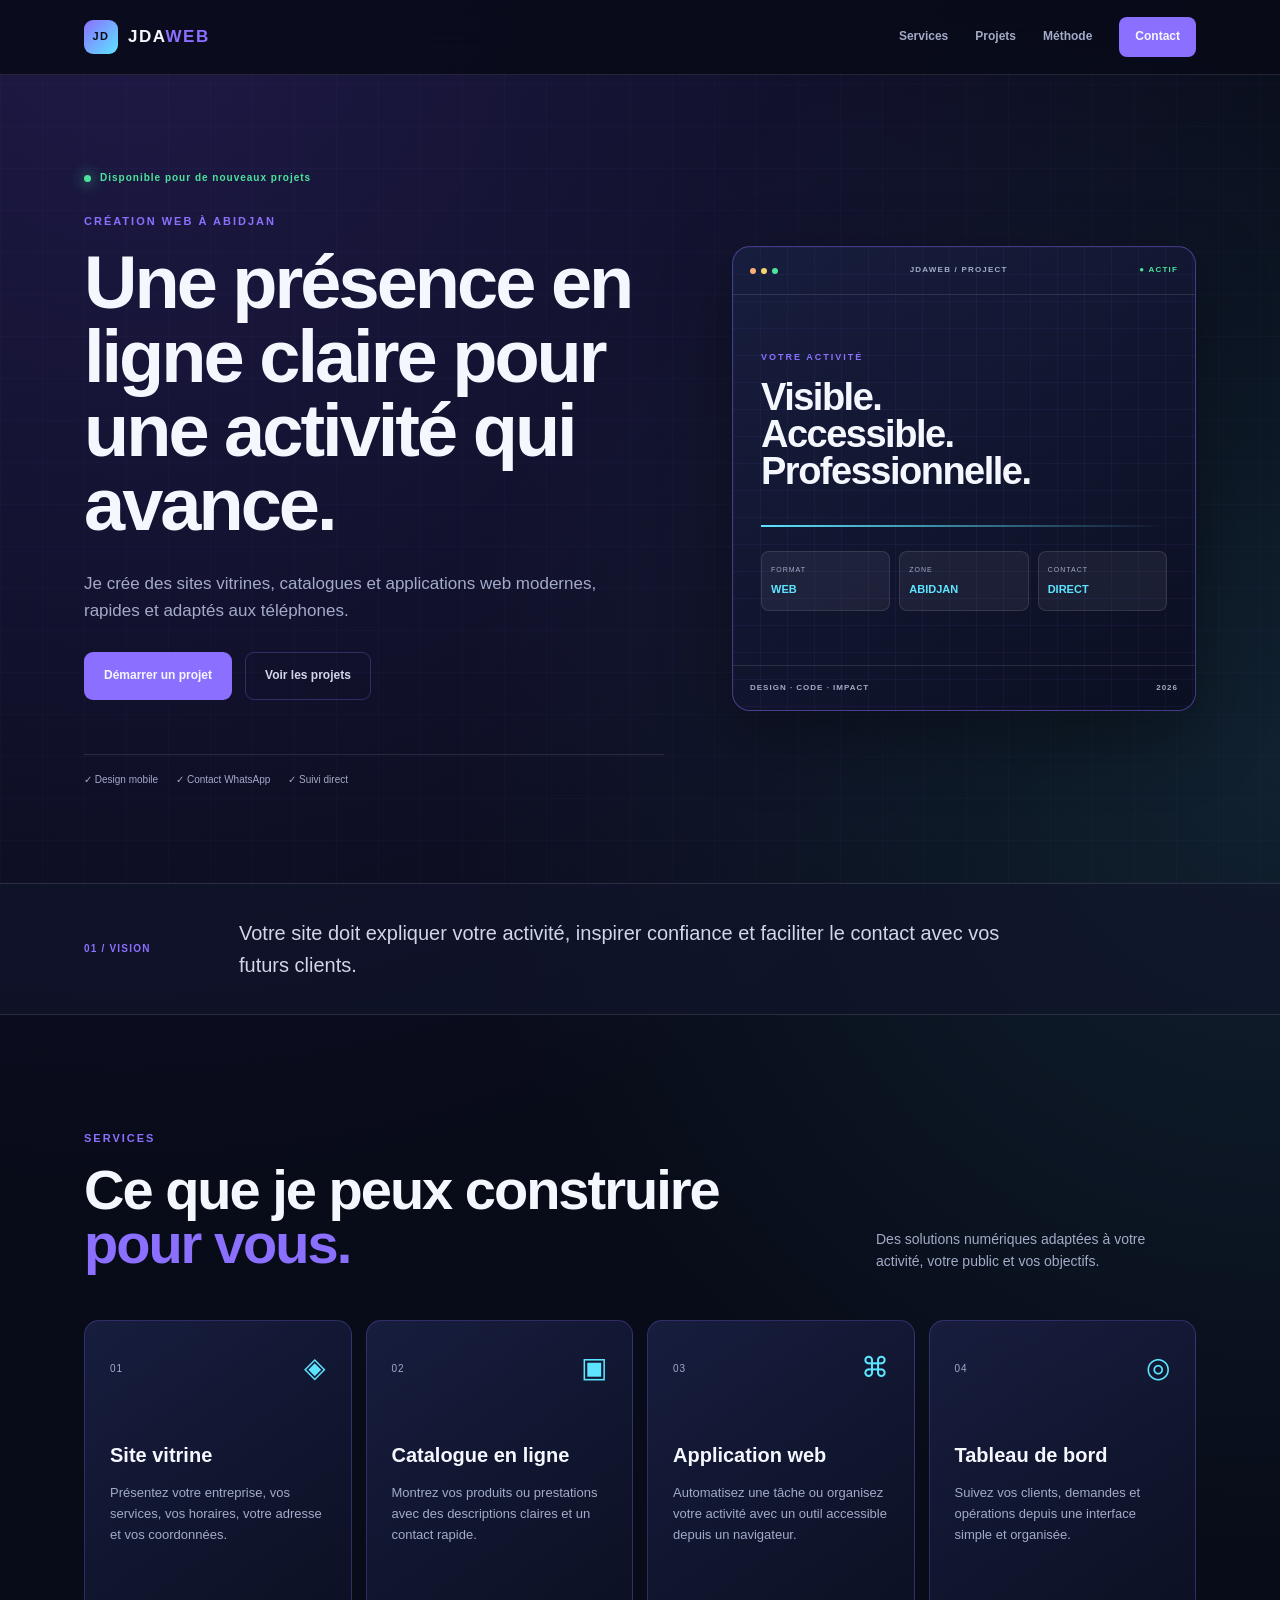
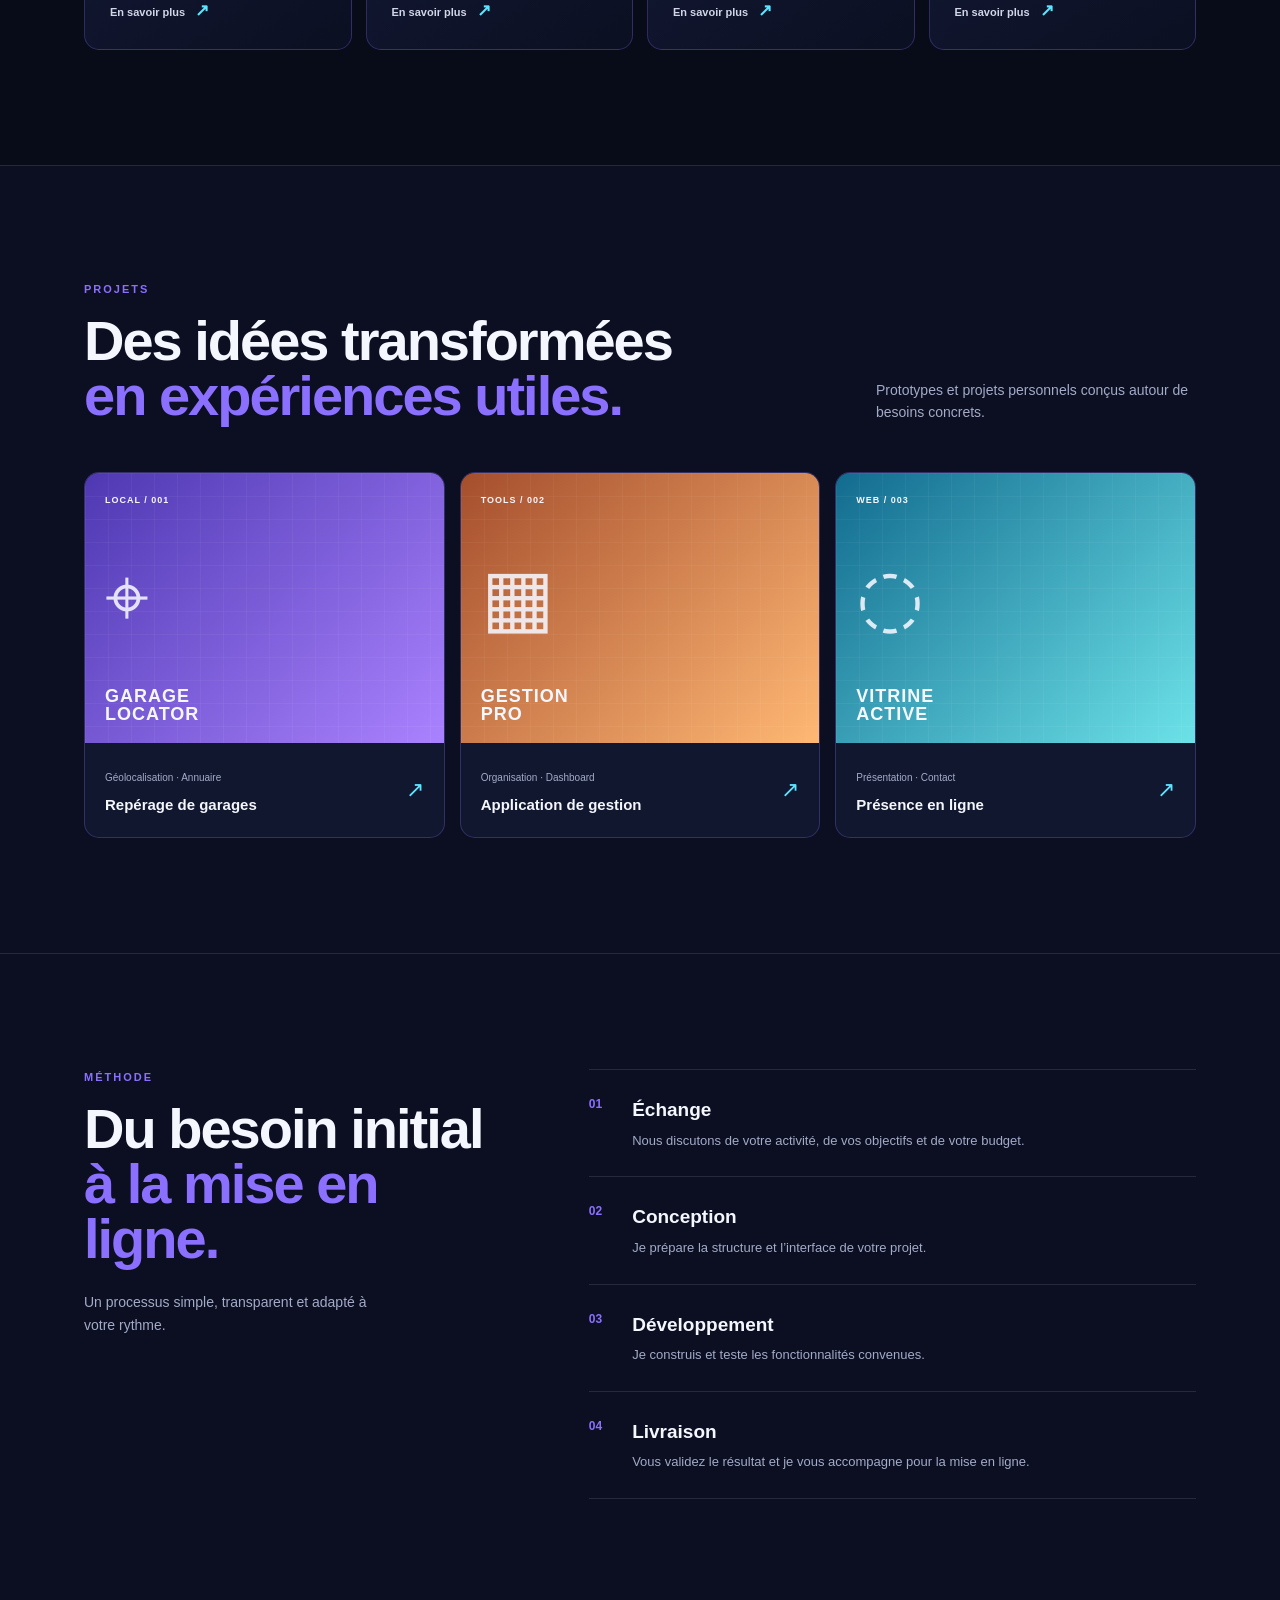
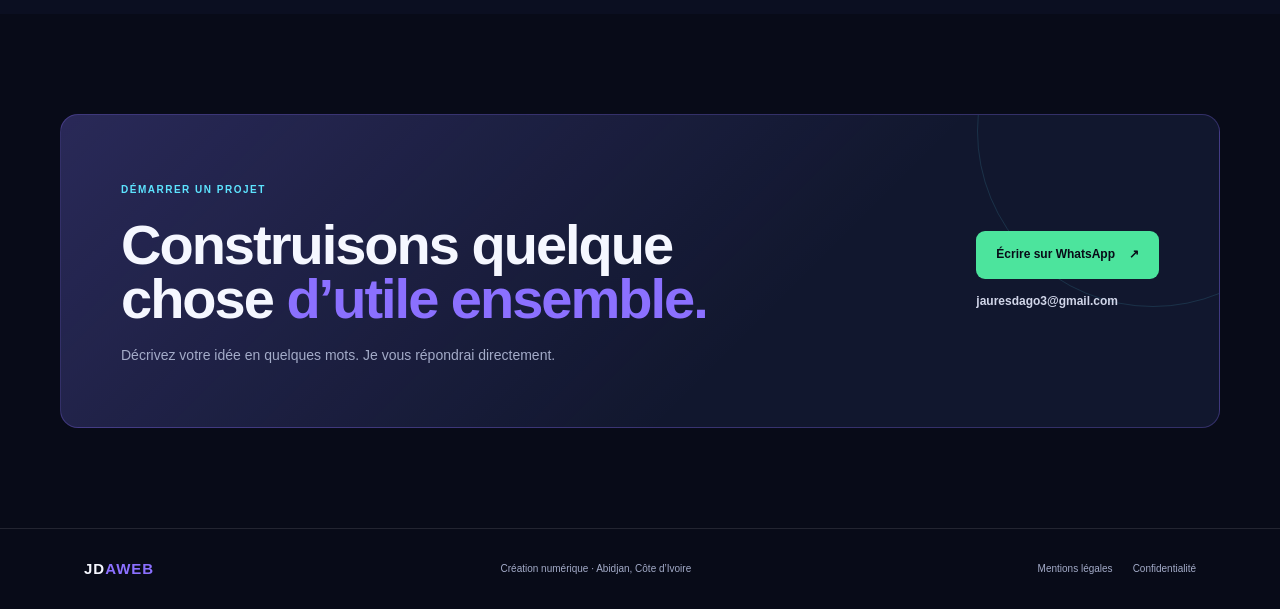
<file: index.html>
<!DOCTYPE html>
<html lang="fr">
<head>
  <meta charset="UTF-8">
  <meta name="viewport" content="width=device-width, initial-scale=1.0">

  <title>JDAWEB | Création de sites web à Abidjan</title>

  <meta
    name="description"
    content="JDAWEB crée des sites web, applications web et outils numériques à Abidjan."
  >

  <meta name="theme-color" content="#080b18">

  <style>
    :root {
      --bg: #080b18;
      --surface: #11172e;
      --surface-light: #19213f;
      --primary: #8b70ff;
      --primary-dark: #674bdd;
      --cyan: #5de4ff;
      --green: #4ce49d;
      --orange: #ffad73;
      --text: #f5f7ff;
      --muted: #a3abc8;
      --muted-light: #d1d6e9;
      --border: rgba(139, 112, 255, 0.28);
      --border-soft: rgba(255, 255, 255, 0.11);
      --shadow: 0 25px 70px rgba(0, 0, 0, 0.35);
    }

    * {
      box-sizing: border-box;
      margin: 0;
      padding: 0;
    }

    html {
      scroll-behavior: smooth;
    }

    body {
      background:
        radial-gradient(
          circle at 10% 0%,
          rgba(118, 82, 255, 0.2),
          transparent 30%
        ),
        radial-gradient(
          circle at 100% 20%,
          rgba(93, 228, 255, 0.1),
          transparent 25%
        ),
        var(--bg);
      color: var(--text);
      font-family: Arial, Helvetica, sans-serif;
      line-height: 1.6;
      overflow-x: hidden;
    }

    body::before {
      background-image:
        linear-gradient(
          rgba(139, 112, 255, 0.035) 1px,
          transparent 1px
        ),
        linear-gradient(
          90deg,
          rgba(139, 112, 255, 0.035) 1px,
          transparent 1px
        );
      background-size: 42px 42px;
      content: "";
      inset: 0;
      pointer-events: none;
      position: fixed;
      z-index: -1;
    }

    a {
      color: inherit;
      text-decoration: none;
    }

    button,
    a {
      -webkit-tap-highlight-color: transparent;
    }

    button:focus-visible,
    a:focus-visible {
      outline: 2px solid var(--cyan);
      outline-offset: 4px;
    }

    .container {
      margin: 0 auto;
      max-width: 1160px;
      padding-left: 24px;
      padding-right: 24px;
    }

    .site-header {
      background: rgba(8, 11, 24, 0.88);
      border-bottom: 1px solid var(--border-soft);
      backdrop-filter: blur(18px);
      position: sticky;
      top: 0;
      z-index: 100;
    }

    .navbar {
      align-items: center;
      display: flex;
      justify-content: space-between;
      min-height: 74px;
    }

    .brand {
      align-items: center;
      display: flex;
      font-size: 17px;
      font-weight: 900;
      gap: 10px;
      letter-spacing: 1.5px;
    }

    .brand-mark {
      align-items: center;
      background: linear-gradient(135deg, var(--primary), var(--cyan));
      border-radius: 9px;
      color: var(--bg);
      display: flex;
      font-size: 11px;
      height: 34px;
      justify-content: center;
      width: 34px;
    }

    .brand-accent,
    .footer-brand span {
      color: var(--primary);
    }

    .nav-links {
      align-items: center;
      display: flex;
      gap: 27px;
    }

    .nav-links a {
      color: var(--muted);
      font-size: 12px;
      font-weight: 700;
      transition: 0.2s ease;
    }

    .nav-links a:hover {
      color: var(--cyan);
    }

    .nav-button {
      background: var(--primary);
      border-radius: 8px;
      color: var(--text) !important;
      padding: 10px 16px;
    }

    .menu-toggle {
      background: transparent;
      border: 0;
      color: var(--text);
      cursor: pointer;
      display: none;
      font-size: 25px;
      padding: 8px;
    }

    .hero {
      align-items: center;
      display: grid;
      gap: 68px;
      grid-template-columns: minmax(0, 1fr) minmax(360px, 0.8fr);
      min-height: 700px;
      padding-bottom: 95px;
      padding-top: 95px;
    }

    .availability {
      align-items: center;
      color: var(--green);
      display: flex;
      font-size: 10px;
      font-weight: 800;
      gap: 9px;
      letter-spacing: 1px;
      margin-bottom: 27px;
    }

    .availability span {
      background: var(--green);
      border-radius: 50%;
      box-shadow: 0 0 14px var(--green);
      height: 7px;
      width: 7px;
    }

    .eyebrow {
      color: var(--primary);
      font-size: 11px;
      font-weight: 800;
      letter-spacing: 2px;
      margin-bottom: 15px;
      text-transform: uppercase;
    }

    .hero h1 {
      color: var(--text);
      font-size: clamp(42px, 6vw, 74px);
      letter-spacing: -3px;
      line-height: 1;
      max-width: 720px;
    }

    .hero-description {
      color: var(--muted);
      font-size: 17px;
      margin: 28px 0;
      max-width: 570px;
    }

    .hero-buttons,
    .hero-points,
    .contact-actions {
      display: flex;
      flex-wrap: wrap;
      gap: 13px;
    }

    .button {
      align-items: center;
      border: 1px solid transparent;
      border-radius: 9px;
      display: inline-flex;
      font-size: 12px;
      font-weight: 800;
      gap: 14px;
      justify-content: center;
      min-height: 48px;
      padding: 13px 19px;
      transition: 0.25s ease;
    }

    .button-primary {
      background: var(--primary);
      color: var(--text);
    }

    .button-primary:hover {
      background: var(--primary-dark);
      box-shadow: 0 0 25px rgba(139, 112, 255, 0.3);
      transform: translateY(-3px);
    }

    .button-outline {
      border-color: var(--border);
      color: var(--muted-light);
    }

    .button-outline:hover {
      border-color: var(--cyan);
      color: var(--cyan);
    }

    .hero-points {
      border-top: 1px solid var(--border-soft);
      color: var(--muted);
      font-size: 10px;
      gap: 18px;
      margin-top: 54px;
      padding-top: 17px;
    }

    .visual-card {
      background:
        linear-gradient(rgba(139, 112, 255, 0.06) 1px, transparent 1px),
        linear-gradient(90deg, rgba(139, 112, 255, 0.06) 1px, transparent 1px),
        linear-gradient(145deg, #171d3d, #0b0f22);
      background-size: 27px 27px, 27px 27px, auto;
      border: 1px solid rgba(139, 112, 255, 0.42);
      border-radius: 18px;
      box-shadow: var(--shadow);
      min-height: 465px;
      overflow: hidden;
      position: relative;
    }

    .visual-header,
    .visual-footer {
      align-items: center;
      display: flex;
      justify-content: space-between;
    }

    .visual-header {
      border-bottom: 1px solid var(--border-soft);
      color: var(--muted);
      font-size: 8px;
      font-weight: 800;
      letter-spacing: 1.2px;
      padding: 17px;
    }

    .visual-header strong {
      color: var(--green);
      font-size: 8px;
    }

    .visual-dots {
      display: flex;
      gap: 5px;
    }

    .visual-dots span {
      background: #70799b;
      border-radius: 50%;
      height: 6px;
      width: 6px;
    }

    .visual-dots span:first-child {
      background: var(--orange);
    }

    .visual-dots span:nth-child(2) {
      background: #f6d36a;
    }

    .visual-dots span:last-child {
      background: var(--green);
    }

    .visual-body {
      padding: 55px 28px 30px;
    }

    .visual-body > p {
      color: var(--primary);
      font-size: 9px;
      font-weight: 800;
      letter-spacing: 2px;
    }

    .visual-body h2 {
      color: var(--text);
      font-size: 38px;
      letter-spacing: -1.5px;
      line-height: 0.98;
      margin-top: 14px;
    }

    .visual-line {
      background: linear-gradient(90deg, var(--cyan), transparent);
      height: 2px;
      margin: 35px 0 24px;
    }

    .visual-stats {
      display: grid;
      gap: 9px;
      grid-template-columns: repeat(3, 1fr);
    }

    .visual-stats div {
      background: rgba(255, 255, 255, 0.055);
      border: 1px solid var(--border-soft);
      border-radius: 8px;
      padding: 12px 9px;
    }

    .visual-stats small {
      color: var(--muted);
      display: block;
      font-size: 7px;
      letter-spacing: 1px;
    }

    .visual-stats strong {
      color: var(--cyan);
      display: block;
      font-size: 11px;
      margin-top: 5px;
    }

    .visual-footer {
      border-top: 1px solid var(--border-soft);
      bottom: 0;
      color: var(--muted);
      font-size: 8px;
      font-weight: 800;
      left: 0;
      letter-spacing: 1px;
      padding: 16px 17px;
      position: absolute;
      right: 0;
    }

    .statement {
      background: rgba(17, 22, 45, 0.66);
      border-bottom: 1px solid var(--border-soft);
      border-top: 1px solid var(--border-soft);
    }

    .statement-content {
      align-items: center;
      display: grid;
      gap: 35px;
      grid-template-columns: 120px 1fr;
      min-height: 130px;
    }

    .section-index {
      color: var(--primary);
      font-size: 10px;
      font-weight: 800;
      letter-spacing: 1.2px;
    }

    .statement p {
      color: var(--muted-light);
      font-size: 20px;
      max-width: 780px;
    }

    .section {
      padding-bottom: 115px;
      padding-top: 115px;
    }

    .section-top {
      align-items: flex-end;
      display: flex;
      gap: 50px;
      justify-content: space-between;
      margin-bottom: 48px;
    }

    .section-top h2,
    .process-intro h2,
    .contact-box h2 {
      color: var(--text);
      font-size: clamp(35px, 5vw, 56px);
      letter-spacing: -2px;
      line-height: 0.98;
    }

    .section-top h2 span,
    .process-intro h2 span,
    .contact-box h2 span {
      color: var(--primary);
    }

    .section-description {
      color: var(--muted);
      font-size: 14px;
      max-width: 320px;
    }

    .service-grid {
      display: grid;
      gap: 14px;
      grid-template-columns: repeat(4, 1fr);
    }

    .service-card {
      background: linear-gradient(
        145deg,
        rgba(25, 31, 66, 0.9),
        rgba(12, 16, 35, 0.9)
      );
      border: 1px solid var(--border);
      border-radius: 15px;
      min-height: 330px;
      padding: 25px;
      position: relative;
      transition: 0.25s ease;
    }

    .service-card:hover {
      border-color: rgba(93, 228, 255, 0.55);
      box-shadow: 0 18px 45px rgba(0, 0, 0, 0.25);
      transform: translateY(-5px);
    }

    .card-top {
      align-items: center;
      display: flex;
      justify-content: space-between;
    }

    .card-number {
      color: var(--muted);
      font-size: 10px;
      letter-spacing: 1px;
    }

    .card-icon {
      color: var(--cyan);
      font-size: 28px;
    }

    .service-card h3 {
      color: var(--text);
      font-size: 20px;
      margin: 48px 0 12px;
    }

    .service-card p {
      color: var(--muted);
      font-size: 13px;
    }

    .service-card > a {
      bottom: 25px;
      color: var(--muted-light);
      font-size: 11px;
      font-weight: 800;
      left: 25px;
      position: absolute;
    }

    .service-card > a span {
      color: var(--cyan);
      font-size: 17px;
      margin-left: 7px;
    }

    .service-card > a:hover {
      color: var(--cyan);
    }

    .projects-section {
      background: rgba(17, 22, 45, 0.45);
      border-bottom: 1px solid var(--border-soft);
      border-top: 1px solid var(--border-soft);
    }

    .project-grid {
      display: grid;
      gap: 15px;
      grid-template-columns: repeat(3, 1fr);
    }

    .project-card {
      background: var(--surface);
      border: 1px solid var(--border);
      border-radius: 15px;
      overflow: hidden;
    }

    .project-art {
      display: flex;
      flex-direction: column;
      height: 270px;
      justify-content: space-between;
      overflow: hidden;
      padding: 20px;
      position: relative;
    }

    .project-art::before {
      background-image:
        linear-gradient(rgba(255, 255, 255, 0.13) 1px, transparent 1px),
        linear-gradient(90deg, rgba(255, 255, 255, 0.13) 1px, transparent 1px);
      background-size: 23px 23px;
      content: "";
      inset: 0;
      opacity: 0.35;
      position: absolute;
    }

    .art-purple {
      background: linear-gradient(135deg, #4e38b2, #aa82ff);
    }

    .art-orange {
      background: linear-gradient(135deg, #a54e2d, #ffb874);
    }

    .art-cyan {
      background: linear-gradient(135deg, #126b8f, #6ce2e8);
    }

    .art-code,
    .art-symbol,
    .project-art strong {
      position: relative;
      z-index: 1;
    }

    .art-code {
      font-size: 9px;
      font-weight: 800;
      letter-spacing: 1px;
    }

    .art-symbol {
      font-size: 78px;
      opacity: 0.88;
    }

    .project-art strong {
      font-size: 18px;
      letter-spacing: 1px;
      line-height: 0.95;
    }

    .project-content {
      align-items: center;
      display: flex;
      justify-content: space-between;
      padding: 20px;
    }

    .project-content small {
      color: var(--muted);
      font-size: 10px;
    }

    .project-content h3 {
      color: var(--text);
      font-size: 15px;
      margin-top: 5px;
    }

    .project-arrow {
      color: var(--cyan);
      font-size: 22px;
    }

    .process-section {
      background: rgba(17, 22, 45, 0.45);
    }

    .process-layout {
      display: grid;
      gap: 100px;
      grid-template-columns: 0.8fr 1.2fr;
    }

    .process-intro > p:last-child {
      color: var(--muted);
      font-size: 14px;
      margin-top: 25px;
      max-width: 300px;
    }

    .process-list {
      border-top: 1px solid var(--border-soft);
    }

    .process-item {
      align-items: flex-start;
      border-bottom: 1px solid var(--border-soft);
      display: flex;
      gap: 30px;
      padding: 25px 0;
    }

    .process-item > span {
      color: var(--primary);
      font-size: 12px;
      font-weight: 900;
    }

    .process-item h3 {
      color: var(--text);
      font-size: 19px;
    }

    .process-item p {
      color: var(--muted);
      font-size: 13px;
      margin-top: 5px;
    }

    .contact-section {
      padding-bottom: 100px;
      padding-top: 100px;
    }

    .contact-box {
      align-items: center;
      background:
        linear-gradient(135deg, rgba(137, 112, 255, 0.2), transparent 62%),
        var(--surface);
      border: 1px solid var(--border);
      border-radius: 18px;
      display: flex;
      gap: 40px;
      justify-content: space-between;
      overflow: hidden;
      padding: 60px;
      position: relative;
    }

    .contact-box::after {
      border: 1px solid rgba(93, 228, 255, 0.13);
      border-radius: 50%;
      content: "";
      height: 350px;
      position: absolute;
      right: -110px;
      top: -160px;
      width: 350px;
    }

    .contact-label {
      color: var(--cyan);
      font-size: 10px;
      font-weight: 800;
      letter-spacing: 1.5px;
    }

    .contact-box h2 {
      margin: 17px 0;
      max-width: 650px;
    }

    .contact-box p {
      color: var(--muted);
      font-size: 14px;
    }

    .contact-actions {
      align-items: flex-start;
      flex-direction: column;
      position: relative;
      z-index: 1;
    }

    .button-whatsapp {
      background: var(--green);
      color: var(--bg);
    }

    .button-whatsapp:hover {
      box-shadow: 0 0 25px rgba(82, 230, 159, 0.28);
      filter: brightness(0.94);
      transform: translateY(-3px);
    }

    .email-link {
      color: var(--muted-light);
      font-size: 12px;
      font-weight: 700;
    }

    .email-link:hover {
      color: var(--cyan);
    }

    .site-footer {
      border-top: 1px solid var(--border-soft);
      padding: 28px 0;
    }

    .footer-content {
      align-items: center;
      display: flex;
      gap: 30px;
      justify-content: space-between;
    }

    .footer-brand {
      color: var(--text);
      font-size: 15px;
      font-weight: 900;
      letter-spacing: 1px;
    }

    .footer-content p,
    .footer-links a {
      color: var(--muted);
      font-size: 10px;
    }

    .footer-links {
      display: flex;
      flex-wrap: wrap;
      gap: 20px;
    }

    .footer-links a:hover {
      color: var(--cyan);
    }

    @media (max-width: 950px) {
      .hero {
        gap: 45px;
        grid-template-columns: 1fr;
      }

      .visual-card {
        max-width: 620px;
        width: 100%;
      }

      .service-grid {
        grid-template-columns: repeat(2, 1fr);
      }

      .process-layout {
        gap: 55px;
      }
    }

    @media (max-width: 720px) {
      .container {
        padding-left: 18px;
        padding-right: 18px;
      }

      .navbar {
        min-height: 68px;
      }

      .menu-toggle {
        display: block;
      }

      .nav-links {
        background: rgba(8, 11, 24, 0.98);
        border-bottom: 1px solid var(--border-soft);
        display: none;
        flex-direction: column;
        gap: 22px;
        left: 0;
        padding: 25px 22px;
        position: absolute;
        right: 0;
        top: 68px;
      }

      .nav-links.open {
        display: flex;
      }

      .hero {
        min-height: auto;
        padding-bottom: 75px;
        padding-top: 75px;
      }

      .hero h1 {
        font-size: clamp(41px, 12vw, 62px);
      }

      .hero-description {
        font-size: 16px;
      }

      .visual-card {
        min-height: 400px;
      }

      .visual-body {
        padding: 42px 20px 25px;
      }

      .visual-body h2 {
        font-size: 32px;
      }

      .statement-content {
        gap: 16px;
        grid-template-columns: 65px 1fr;
      }

      .statement p {
        font-size: 15px;
      }

      .section {
        padding-bottom: 80px;
        padding-top: 80px;
      }

      .section-top {
        align-items: flex-start;
        flex-direction: column;
        gap: 20px;
      }

      .section-top h2,
      .process-intro h2,
      .contact-box h2 {
        font-size: 39px;
      }

      .service-grid,
      .project-grid {
        grid-template-columns: 1fr;
      }

      .service-card {
        min-height: 290px;
      }

      .process-layout {
        grid-template-columns: 1fr;
      }

      .contact-section {
        padding-bottom: 70px;
        padding-top: 70px;
      }

      .contact-box {
        align-items: flex-start;
        flex-direction: column;
        padding: 35px 25px;
      }

      .footer-content {
        align-items: flex-start;
        flex-direction: column;
        gap: 15px;
      }
    }
  </style>
</head>
<body>
  <header class="site-header">
    <nav class="navbar container">
      <a class="brand" href="#accueil" aria-label="JDAWEB accueil">
        <span class="brand-mark">JD</span>
        <span>JDA<span class="brand-accent">WEB</span></span>
      </a>

      <button
        class="menu-toggle"
        id="menuToggle"
        type="button"
        aria-label="Ouvrir le menu"
        aria-controls="navLinks"
        aria-expanded="false">
        ☰
      </button>

      <div class="nav-links" id="navLinks">
        <a href="#services">Services</a>
        <a href="#projets">Projets</a>
        <a href="#methode">Méthode</a>
        <a href="#contact" class="nav-button">Contact</a>
      </div>
    </nav>
  </header>

  <main>
    <section class="hero container" id="accueil">
      <div class="hero-content">
        <div class="availability">
          <span></span>
          Disponible pour de nouveaux projets
        </div>

        <p class="eyebrow">Création web à Abidjan</p>

        <h1>
          Une présence en ligne claire pour une activité qui avance.
        </h1>

        <p class="hero-description">
          Je crée des sites vitrines, catalogues et applications web modernes,
          rapides et adaptés aux téléphones.
        </p>

        <div class="hero-buttons">
          <a class="button button-primary" href="#contact">
            Démarrer un projet
          </a>

          <a class="button button-outline" href="#projets">
            Voir les projets
          </a>
        </div>

        <div class="hero-points">
          <span>✓ Design mobile</span>
          <span>✓ Contact WhatsApp</span>
          <span>✓ Suivi direct</span>
        </div>
      </div>

      <div class="visual-card">
        <div class="visual-header">
          <div class="visual-dots">
            <span></span>
            <span></span>
            <span></span>
          </div>

          <span>JDAWEB / PROJECT</span>
          <strong>● ACTIF</strong>
        </div>

        <div class="visual-body">
          <p>VOTRE ACTIVITÉ</p>

          <h2>
            Visible.<br>
            Accessible.<br>
            Professionnelle.
          </h2>

          <div class="visual-line"></div>

          <div class="visual-stats">
            <div>
              <small>FORMAT</small>
              <strong>WEB</strong>
            </div>

            <div>
              <small>ZONE</small>
              <strong>ABIDJAN</strong>
            </div>

            <div>
              <small>CONTACT</small>
              <strong>DIRECT</strong>
            </div>
          </div>
        </div>

        <div class="visual-footer">
          <span>DESIGN · CODE · IMPACT</span>
          <span>2026</span>
        </div>
      </div>
    </section>

    <section class="statement">
      <div class="container statement-content">
        <span class="section-index">01 / VISION</span>

        <p>
          Votre site doit expliquer votre activité, inspirer confiance et
          faciliter le contact avec vos futurs clients.
        </p>
      </div>
    </section>

    <section class="section container" id="services">
      <div class="section-top">
        <div>
          <p class="eyebrow">Services</p>

          <h2>
            Ce que je peux construire<br>
            <span>pour vous.</span>
          </h2>
        </div>

        <p class="section-description">
          Des solutions numériques adaptées à votre activité, votre public
          et vos objectifs.
        </p>
      </div>

      <div class="service-grid">
        <article class="service-card">
          <div class="card-top">
            <span class="card-number">01</span>
            <span class="card-icon">◈</span>
          </div>

          <h3>Site vitrine</h3>

          <p>
            Présentez votre entreprise, vos services, vos horaires,
            votre adresse et vos coordonnées.
          </p>

          <a href="#contact">
            En savoir plus <span>↗</span>
          </a>
        </article>

        <article class="service-card">
          <div class="card-top">
            <span class="card-number">02</span>
            <span class="card-icon">▣</span>
          </div>

          <h3>Catalogue en ligne</h3>

          <p>
            Montrez vos produits ou prestations avec des descriptions claires
            et un contact rapide.
          </p>

          <a href="#contact">
            En savoir plus <span>↗</span>
          </a>
        </article>

        <article class="service-card">
          <div class="card-top">
            <span class="card-number">03</span>
            <span class="card-icon">⌘</span>
          </div>

          <h3>Application web</h3>

          <p>
            Automatisez une tâche ou organisez votre activité avec un outil
            accessible depuis un navigateur.
          </p>

          <a href="#contact">
            En savoir plus <span>↗</span>
          </a>
        </article>

        <article class="service-card">
          <div class="card-top">
            <span class="card-number">04</span>
            <span class="card-icon">◎</span>
          </div>

          <h3>Tableau de bord</h3>

          <p>
            Suivez vos clients, demandes et opérations depuis une interface
            simple et organisée.
          </p>

          <a href="#contact">
            En savoir plus <span>↗</span>
          </a>
        </article>
      </div>
    </section>

    <section class="section projects-section" id="projets">
      <div class="container">
        <div class="section-top">
          <div>
            <p class="eyebrow">Projets</p>

            <h2>
              Des idées transformées<br>
              <span>en expériences utiles.</span>
            </h2>
          </div>

          <p class="section-description">
            Prototypes et projets personnels conçus autour de besoins concrets.
          </p>
        </div>

        <div class="project-grid">
          <article class="project-card">
            <div class="project-art art-purple">
              <span class="art-code">LOCAL / 001</span>
              <span class="art-symbol">⌖</span>
              <strong>GARAGE<br>LOCATOR</strong>
            </div>

            <div class="project-content">
              <div>
                <small>Géolocalisation · Annuaire</small>
                <h3>Repérage de garages</h3>
              </div>

              <span class="project-arrow">↗</span>
            </div>
          </article>

          <article class="project-card">
            <div class="project-art art-orange">
              <span class="art-code">TOOLS / 002</span>
              <span class="art-symbol">▦</span>
              <strong>GESTION<br>PRO</strong>
            </div>

            <div class="project-content">
              <div>
                <small>Organisation · Dashboard</small>
                <h3>Application de gestion</h3>
              </div>

              <span class="project-arrow">↗</span>
            </div>
          </article>

          <article class="project-card">
            <div class="project-art art-cyan">
              <span class="art-code">WEB / 003</span>
              <span class="art-symbol">◌</span>
              <strong>VITRINE<br>ACTIVE</strong>
            </div>

            <div class="project-content">
              <div>
                <small>Présentation · Contact</small>
                <h3>Présence en ligne</h3>
              </div>

              <span class="project-arrow">↗</span>
            </div>
          </article>
        </div>
      </div>
    </section>

    <section class="section process-section" id="methode">
      <div class="container process-layout">
        <div class="process-intro">
          <p class="eyebrow">Méthode</p>

          <h2>
            Du besoin initial<br>
            <span>à la mise en ligne.</span>
          </h2>

          <p>
            Un processus simple, transparent et adapté à votre rythme.
          </p>
        </div>

        <div class="process-list">
          <article class="process-item">
            <span>01</span>

            <div>
              <h3>Échange</h3>
              <p>
                Nous discutons de votre activité, de vos objectifs et de
                votre budget.
              </p>
            </div>
          </article>

          <article class="process-item">
            <span>02</span>

            <div>
              <h3>Conception</h3>
              <p>
                Je prépare la structure et l’interface de votre projet.
              </p>
            </div>
          </article>

          <article class="process-item">
            <span>03</span>

            <div>
              <h3>Développement</h3>
              <p>
                Je construis et teste les fonctionnalités convenues.
              </p>
            </div>
          </article>

          <article class="process-item">
            <span>04</span>

            <div>
              <h3>Livraison</h3>
              <p>
                Vous validez le résultat et je vous accompagne pour la mise
                en ligne.
              </p>
            </div>
          </article>
        </div>
      </div>
    </section>

    <section class="contact-section" id="contact">
      <div class="container contact-box">
        <div>
          <span class="contact-label">DÉMARRER UN PROJET</span>

          <h2>
            Construisons quelque chose
            <span>d’utile ensemble.</span>
          </h2>

          <p>
            Décrivez votre idée en quelques mots. Je vous répondrai
            directement.
          </p>
        </div>

        <div class="contact-actions">
          <a
            class="button button-whatsapp"
            href="https://wa.me/2250575570479?text=Bonjour%20Jaur%C3%A8s%2C%20je%20souhaite%20parler%20d%27un%20projet%20web."
            target="_blank"
            rel="noopener noreferrer">
            Écrire sur WhatsApp <span>↗</span>
          </a>

          <a
            class="email-link"
            href="mailto:jauresdago3@gmail.com">
            jauresdago3@gmail.com
          </a>
        </div>
      </div>
    </section>
  </main>

  <footer class="site-footer">
    <div class="container footer-content">
      <a class="footer-brand" href="#accueil">
        JD<span>AWEB</span>
      </a>

      <p>
        Création numérique · Abidjan, Côte d’Ivoire
      </p>

      <nav class="footer-links" aria-label="Liens légaux">
        <a href="mentions-legales.html">
          Mentions légales
        </a>

        <a href="politique-confidentialite.html">
          Confidentialité
        </a>
      </nav>
    </div>
  </footer>

  <script>
    "use strict";

    document.addEventListener("DOMContentLoaded", () => {
      const menuToggle = document.querySelector("#menuToggle");
      const navLinks = document.querySelector("#navLinks");

      if (menuToggle && navLinks) {
        menuToggle.addEventListener("click", () => {
          const isOpen = navLinks.classList.toggle("open");

          menuToggle.setAttribute(
            "aria-expanded",
            String(isOpen)
          );

          menuToggle.setAttribute(
            "aria-label",
            isOpen ? "Fermer le menu" : "Ouvrir le menu"
          );
        });
      }

      document.querySelectorAll('a[href^="#"]').forEach((link) => {
        link.addEventListener("click", (event) => {
          const targetId = link.getAttribute("href");

          if (!targetId || targetId === "#") {
            return;
          }

          const target = document.querySelector(targetId);

          if (!target) {
            return;
          }

          event.preventDefault();

          target.scrollIntoView({
            behavior: "smooth",
            block: "start"
          });

          navLinks?.classList.remove("open");
          menuToggle?.setAttribute("aria-expanded", "false");
          menuToggle?.setAttribute("aria-label", "Ouvrir le menu");

          history.pushState(null, "", targetId);
        });
      });
    });
  </script>
</body>
</html>
</file>
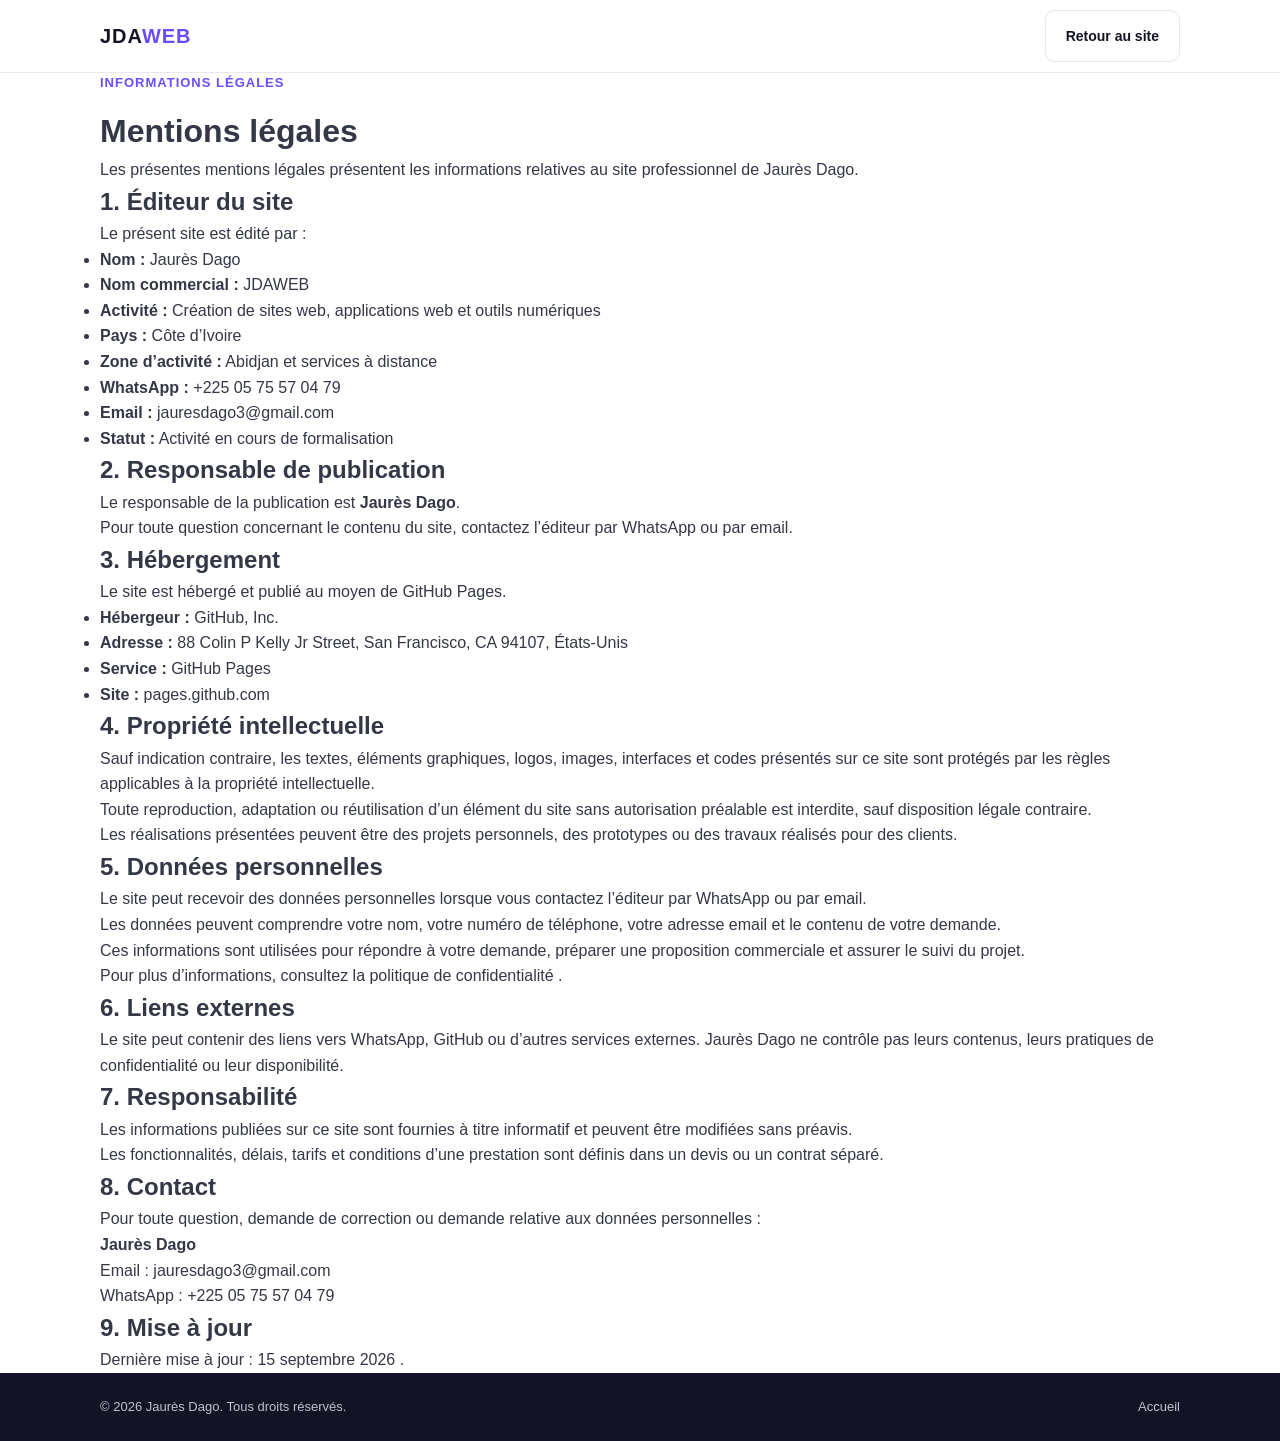
<file: mentions-legales.html>
<!DOCTYPE html>
<html lang="fr">
<head>
  <meta charset="UTF-8">
  <meta name="viewport" content="width=device-width, initial-scale=1.0">

  <title>Mentions légales | JDAWEB</title>

  <meta
    name="description"
    content="Mentions légales du site professionnel de Jaurès Dago."
  >

  <link rel="stylesheet" href="css/style.css">
</head>
<body>
  <header class="site-header">
    <nav class="navbar container">
      <a class="logo" href="index.html">
        JDA<span>WEB</span>
      </a>

      <a class="button button-secondary" href="index.html">
        Retour au site
      </a>
    </nav>
  </header>

  <main class="legal-page container">
    <p class="eyebrow">Informations légales</p>

    <h1>Mentions légales</h1>

    <p class="legal-intro">
      Les présentes mentions légales présentent les informations relatives
      au site professionnel de Jaurès Dago.
    </p>

    <section class="legal-section">
      <h2>1. Éditeur du site</h2>

      <p>Le présent site est édité par :</p>

      <ul>
        <li><strong>Nom :</strong> Jaurès Dago</li>
        <li><strong>Nom commercial :</strong> JDAWEB</li>
        <li>
          <strong>Activité :</strong>
          Création de sites web, applications web et outils numériques
        </li>
        <li><strong>Pays :</strong> Côte d’Ivoire</li>
        <li>
          <strong>Zone d’activité :</strong>
          Abidjan et services à distance
        </li>
        <li>
          <strong>WhatsApp :</strong>
          <a href="https://wa.me/2250575570479">
            +225 05 75 57 04 79
          </a>
        </li>
        <li>
          <strong>Email :</strong>
          <a href="mailto:jauresdago3@gmail.com">
            jauresdago3@gmail.com
          </a>
        </li>
        <li>
          <strong>Statut :</strong>
          Activité en cours de formalisation
        </li>
      </ul>
    </section>

    <section class="legal-section">
      <h2>2. Responsable de publication</h2>

      <p>
        Le responsable de la publication est
        <strong>Jaurès Dago</strong>.
      </p>

      <p>
        Pour toute question concernant le contenu du site, contactez l’éditeur
        par WhatsApp ou par email.
      </p>
    </section>

    <section class="legal-section">
      <h2>3. Hébergement</h2>

      <p>
        Le site est hébergé et publié au moyen de GitHub Pages.
      </p>

      <ul>
        <li><strong>Hébergeur :</strong> GitHub, Inc.</li>
        <li>
          <strong>Adresse :</strong>
          88 Colin P Kelly Jr Street, San Francisco, CA 94107, États-Unis
        </li>
        <li><strong>Service :</strong> GitHub Pages</li>
        <li>
          <strong>Site :</strong>
          <a
            href="https://pages.github.com/"
            target="_blank"
            rel="noopener">
            pages.github.com
          </a>
        </li>
      </ul>
    </section>

    <section class="legal-section">
      <h2>4. Propriété intellectuelle</h2>

      <p>
        Sauf indication contraire, les textes, éléments graphiques, logos,
        images, interfaces et codes présentés sur ce site sont protégés par
        les règles applicables à la propriété intellectuelle.
      </p>

      <p>
        Toute reproduction, adaptation ou réutilisation d’un élément du site
        sans autorisation préalable est interdite, sauf disposition légale
        contraire.
      </p>

      <p>
        Les réalisations présentées peuvent être des projets personnels,
        des prototypes ou des travaux réalisés pour des clients.
      </p>
    </section>

    <section class="legal-section">
      <h2>5. Données personnelles</h2>

      <p>
        Le site peut recevoir des données personnelles lorsque vous contactez
        l’éditeur par WhatsApp ou par email.
      </p>

      <p>
        Les données peuvent comprendre votre nom, votre numéro de téléphone,
        votre adresse email et le contenu de votre demande.
      </p>

      <p>
        Ces informations sont utilisées pour répondre à votre demande,
        préparer une proposition commerciale et assurer le suivi du projet.
      </p>

      <p>
        Pour plus d’informations, consultez la
        <a href="politique-confidentialite.html">
          politique de confidentialité
        </a>.
      </p>
    </section>

    <section class="legal-section">
      <h2>6. Liens externes</h2>

      <p>
        Le site peut contenir des liens vers WhatsApp, GitHub ou d’autres
        services externes. Jaurès Dago ne contrôle pas leurs contenus,
        leurs pratiques de confidentialité ou leur disponibilité.
      </p>
    </section>

    <section class="legal-section">
      <h2>7. Responsabilité</h2>

      <p>
        Les informations publiées sur ce site sont fournies à titre
        informatif et peuvent être modifiées sans préavis.
      </p>

      <p>
        Les fonctionnalités, délais, tarifs et conditions d’une prestation
        sont définis dans un devis ou un contrat séparé.
      </p>
    </section>

    <section class="legal-section">
      <h2>8. Contact</h2>

      <p>
        Pour toute question, demande de correction ou demande relative aux
        données personnelles :
      </p>

      <p>
        <strong>Jaurès Dago</strong><br>
        Email :
        <a href="mailto:jauresdago3@gmail.com">
          jauresdago3@gmail.com
        </a><br>
        WhatsApp :
        <a href="https://wa.me/2250575570479">
          +225 05 75 57 04 79
        </a>
      </p>
    </section>

    <section class="legal-section">
      <h2>9. Mise à jour</h2>

      <p>
        Dernière mise à jour :
        <time datetime="2026-09-15">
          15 septembre 2026
        </time>.
      </p>
    </section>
  </main>

  <footer class="site-footer">
    <div class="container footer-content">
      <p>© 2026 Jaurès Dago. Tous droits réservés.</p>

      <a href="index.html">
        Accueil
      </a>
    </div>
  </footer>
</body>
</html>
</file>
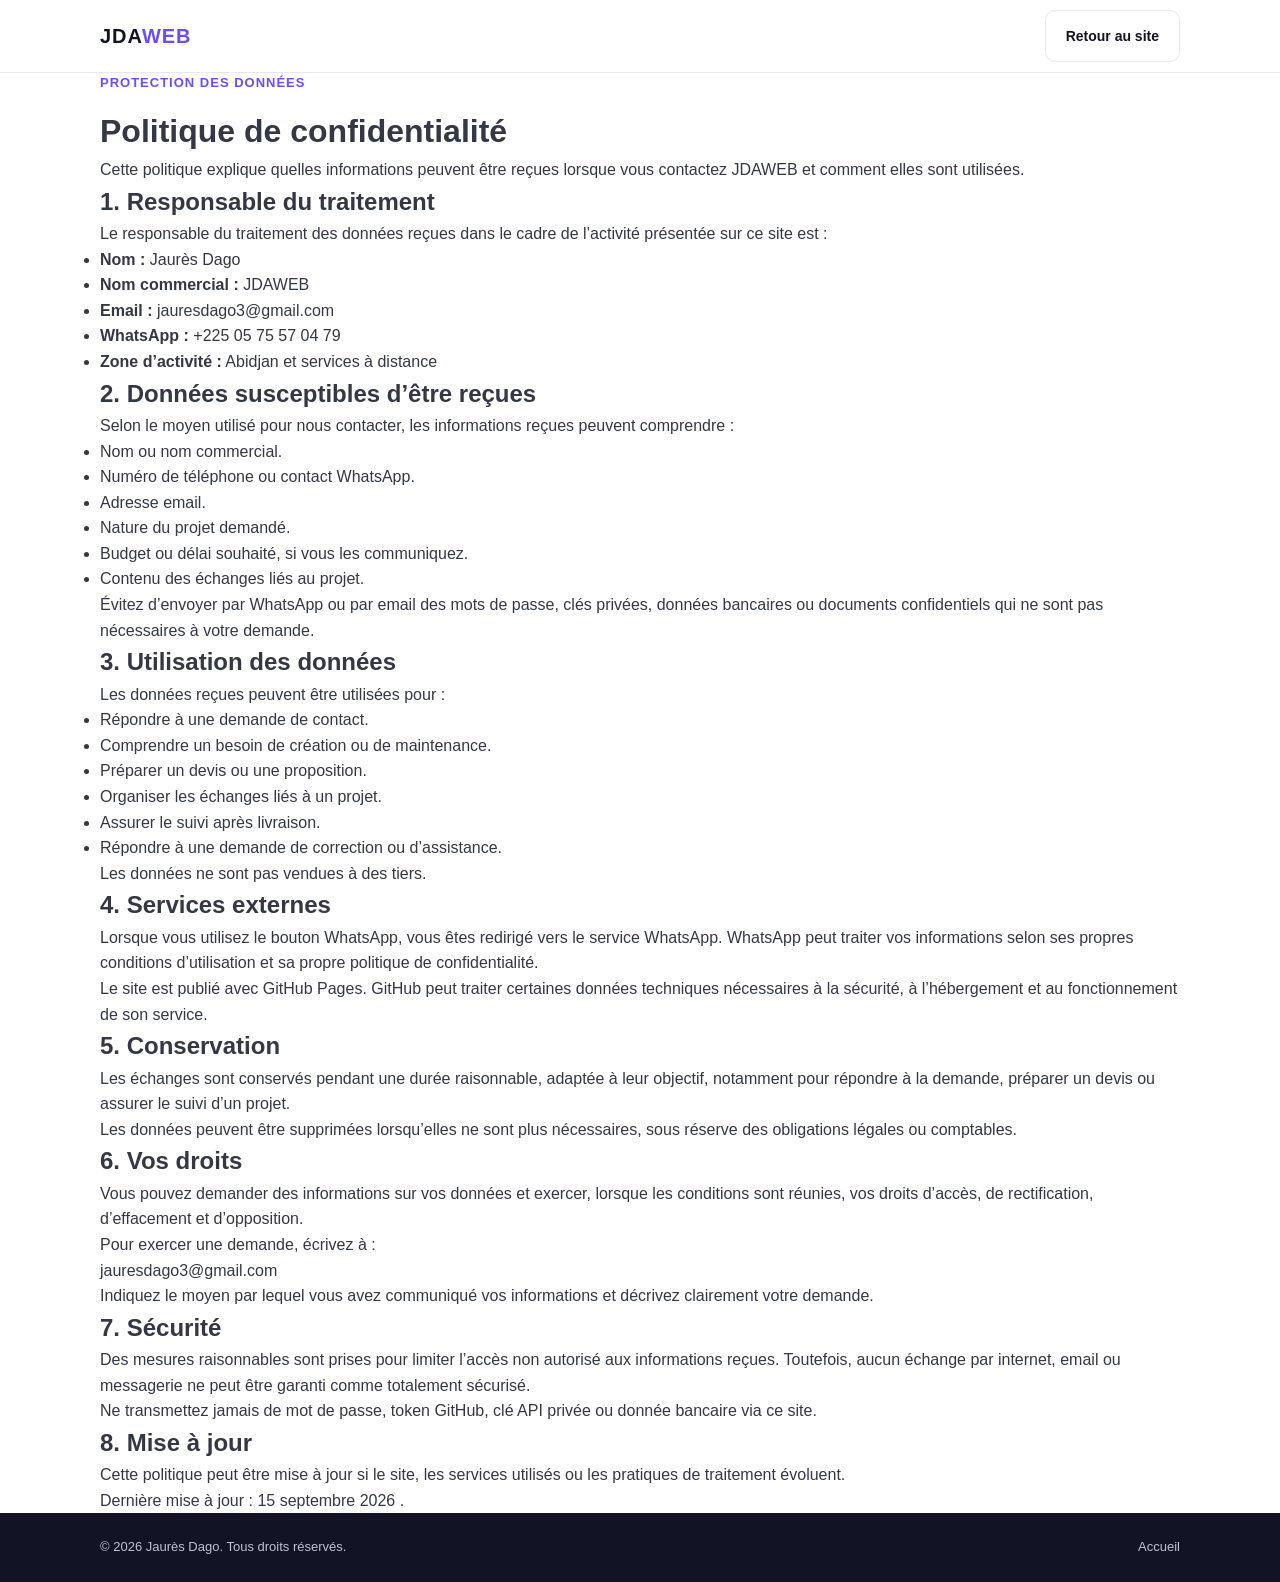
<file: politique-confidentialite.html>
<!DOCTYPE html>
<html lang="fr">
<head>
  <meta charset="UTF-8">
  <meta name="viewport" content="width=device-width, initial-scale=1.0">

  <title>Politique de confidentialité | JDAWEB</title>

  <meta
    name="description"
    content="Politique de confidentialité du site professionnel de Jaurès Dago."
  >

  <link rel="stylesheet" href="css/style.css">
</head>
<body>
  <header class="site-header">
    <nav class="navbar container">
      <a class="logo" href="index.html">
        JDA<span>WEB</span>
      </a>

      <a class="button button-secondary" href="index.html">
        Retour au site
      </a>
    </nav>
  </header>

  <main class="legal-page container">
    <p class="eyebrow">Protection des données</p>

    <h1>Politique de confidentialité</h1>

    <p class="legal-intro">
      Cette politique explique quelles informations peuvent être reçues
      lorsque vous contactez JDAWEB et comment elles sont utilisées.
    </p>

    <section class="legal-section">
      <h2>1. Responsable du traitement</h2>

      <p>
        Le responsable du traitement des données reçues dans le cadre de
        l’activité présentée sur ce site est :
      </p>

      <ul>
        <li><strong>Nom :</strong> Jaurès Dago</li>
        <li><strong>Nom commercial :</strong> JDAWEB</li>
        <li>
          <strong>Email :</strong>
          <a href="mailto:jauresdago3@gmail.com">
            jauresdago3@gmail.com
          </a>
        </li>
        <li>
          <strong>WhatsApp :</strong>
          <a href="https://wa.me/2250575570479">
            +225 05 75 57 04 79
          </a>
        </li>
        <li>
          <strong>Zone d’activité :</strong>
          Abidjan et services à distance
        </li>
      </ul>
    </section>

    <section class="legal-section">
      <h2>2. Données susceptibles d’être reçues</h2>

      <p>
        Selon le moyen utilisé pour nous contacter, les informations reçues
        peuvent comprendre :
      </p>

      <ul>
        <li>Nom ou nom commercial.</li>
        <li>Numéro de téléphone ou contact WhatsApp.</li>
        <li>Adresse email.</li>
        <li>Nature du projet demandé.</li>
        <li>Budget ou délai souhaité, si vous les communiquez.</li>
        <li>Contenu des échanges liés au projet.</li>
      </ul>

      <p>
        Évitez d’envoyer par WhatsApp ou par email des mots de passe,
        clés privées, données bancaires ou documents confidentiels qui ne
        sont pas nécessaires à votre demande.
      </p>
    </section>

    <section class="legal-section">
      <h2>3. Utilisation des données</h2>

      <p>
        Les données reçues peuvent être utilisées pour :
      </p>

      <ul>
        <li>Répondre à une demande de contact.</li>
        <li>Comprendre un besoin de création ou de maintenance.</li>
        <li>Préparer un devis ou une proposition.</li>
        <li>Organiser les échanges liés à un projet.</li>
        <li>Assurer le suivi après livraison.</li>
        <li>Répondre à une demande de correction ou d’assistance.</li>
      </ul>

      <p>
        Les données ne sont pas vendues à des tiers.
      </p>
    </section>

    <section class="legal-section">
      <h2>4. Services externes</h2>

      <p>
        Lorsque vous utilisez le bouton WhatsApp, vous êtes redirigé vers
        le service WhatsApp. WhatsApp peut traiter vos informations selon
        ses propres conditions d’utilisation et sa propre politique de
        confidentialité.
      </p>

      <p>
        Le site est publié avec GitHub Pages. GitHub peut traiter certaines
        données techniques nécessaires à la sécurité, à l’hébergement et au
        fonctionnement de son service.
      </p>
    </section>

    <section class="legal-section">
      <h2>5. Conservation</h2>

      <p>
        Les échanges sont conservés pendant une durée raisonnable, adaptée
        à leur objectif, notamment pour répondre à la demande, préparer un
        devis ou assurer le suivi d’un projet.
      </p>

      <p>
        Les données peuvent être supprimées lorsqu’elles ne sont plus
        nécessaires, sous réserve des obligations légales ou comptables.
      </p>
    </section>

    <section class="legal-section">
      <h2>6. Vos droits</h2>

      <p>
        Vous pouvez demander des informations sur vos données et exercer,
        lorsque les conditions sont réunies, vos droits d’accès, de
        rectification, d’effacement et d’opposition.
      </p>

      <p>
        Pour exercer une demande, écrivez à :
      </p>

      <p>
        <a href="mailto:jauresdago3@gmail.com">
          jauresdago3@gmail.com
        </a>
      </p>

      <p>
        Indiquez le moyen par lequel vous avez communiqué vos informations
        et décrivez clairement votre demande.
      </p>
    </section>

    <section class="legal-section">
      <h2>7. Sécurité</h2>

      <p>
        Des mesures raisonnables sont prises pour limiter l’accès non
        autorisé aux informations reçues. Toutefois, aucun échange par
        internet, email ou messagerie ne peut être garanti comme totalement
        sécurisé.
      </p>

      <p>
        Ne transmettez jamais de mot de passe, token GitHub, clé API privée
        ou donnée bancaire via ce site.
      </p>
    </section>

    <section class="legal-section">
      <h2>8. Mise à jour</h2>

      <p>
        Cette politique peut être mise à jour si le site, les services
        utilisés ou les pratiques de traitement évoluent.
      </p>

      <p>
        Dernière mise à jour :
        <time datetime="2026-09-15">
          15 septembre 2026
        </time>.
      </p>
    </section>
  </main>

  <footer class="site-footer">
    <div class="container footer-content">
      <p>© 2026 Jaurès Dago. Tous droits réservés.</p>

      <a href="index.html">
        Accueil
      </a>
    </div>
  </footer>
</body>
</html>
</file>
<file: css/style.css>
:root {
  --primary: #6c4cff;
  --primary-dark: #4f35c9;
  --dark: #121426;
  --text: #343746;
  --muted: #74798c;
  --light: #f6f7fb;
  --white: #ffffff;
  --border: #e7e9f2;
  --shadow: 0 18px 50px rgba(35, 30, 80, 0.12);
}

* {
  box-sizing: border-box;
  margin: 0;
  padding: 0;
}

html {
  scroll-behavior: smooth;
}

body {
  background: var(--white);
  color: var(--text);
  font-family: Arial, sans-serif;
  line-height: 1.6;
}

a {
  color: inherit;
  text-decoration: none;
}

.container {
  margin: 0 auto;
  max-width: 1120px;
  padding: 0 20px;
}

.site-header {
  background: var(--white);
  border-bottom: 1px solid var(--border);
  position: sticky;
  top: 0;
  z-index: 10;
}

.navbar {
  align-items: center;
  display: flex;
  justify-content: space-between;
  min-height: 72px;
}

.logo {
  color: var(--dark);
  font-size: 20px;
  font-weight: 800;
  letter-spacing: 1px;
}

.logo span {
  color: var(--primary);
}

.nav-links {
  align-items: center;
  display: flex;
  gap: 24px;
}

.nav-links a {
  color: var(--muted);
  font-size: 14px;
  font-weight: 600;
}

.nav-links a:hover {
  color: var(--primary);
}

.menu-toggle {
  background: transparent;
  border: 0;
  cursor: pointer;
  display: none;
  font-size: 24px;
}

.hero {
  align-items: center;
  display: grid;
  gap: 50px;
  grid-template-columns: 1.2fr 0.8fr;
  min-height: 620px;
}

.eyebrow {
  color: var(--primary);
  font-size: 13px;
  font-weight: 800;
  letter-spacing: 1px;
  margin-bottom: 12px;
  text-transform: uppercase;
}

.hero h1 {
  color: var(--dark);
  font-size: clamp(38px, 6vw, 66px);
  line-height: 1.08;
  max-width: 700px;
}

.hero-text {
  color: var(--muted);
  font-size: 18px;
  margin: 24px 0;
  max-width: 600px;
}

.hero-actions {
  display: flex;
  flex-wrap: wrap;
  gap: 12px;
}

.button {
  border-radius: 10px;
  display: inline-block;
  font-size: 14px;
  font-weight: 700;
  padding: 14px 20px;
  transition: 0.2s ease;
}

.button-primary {
  background: var(--primary);
  color: var(--white);
}

.button-primary:hover {
  background: var(--primary-dark);
  transform: translateY(-2px);
}

.button-secondary {
  border: 1px solid var(--border);
  color: var(--dark);
}

.button-secondary:hover {
  border-color: var(--primary);
  color: var(--primary);
}

.hero-card {
  background: linear-gradient(145deg, #171a35, #312776);
  border-radius: 24px;
  box-shadow: var(--shadow);
  color: var(--white);
  padding: 42px 30px;
}

.hero-card h2 {
  font-size: 32px;
  line-height: 1.15;
  margin: 20px 0;
}

.hero-card p {
  color: #d5d7eb;
}

.card-label {
  color: #b9adff;
  font-size: 13px;
  font-weight: 700;
}

.section {
  padding-bottom: 90px;
  padding-top: 90px;
}

.section-heading {
  margin-bottom: 30px;
  max-width: 600px;
}

.section-heading h2,
.cta-section h2 {
  color: var(--dark);
  font-size: 34px;
  line-height: 1.2;
}

.cards {
  display: grid;
  gap: 20px;
  grid-template-columns: repeat(3, 1fr);
}

.service-card {
  border: 1px solid var(--border);
  border-radius: 16px;
  padding: 28px;
  transition: 0.2s ease;
}

.service-card:hover {
  box-shadow: var(--shadow);
  transform: translateY(-4px);
}

.service-icon {
  color: var(--primary);
  font-size: 32px;
}

.service-card h3 {
  color: var(--dark);
  margin: 18px 0 8px;
}

.service-card p {
  color: var(--muted);
  font-size: 15px;
}

.cta-section {
  background: var(--light);
  padding: 70px 0;
}

.cta-content {
  align-items: center;
  display: flex;
  justify-content: space-between;
  gap: 20px;
}

.button-light {
  background: var(--dark);
  color: var(--white);
}

.site-footer {
  background: var(--dark);
  color: #bfc2d1;
  padding: 24px 0;
}

.footer-content {
  display: flex;
  font-size: 13px;
  justify-content: space-between;
  gap: 20px;
}

@media (max-width: 720px) {
  .menu-toggle {
    display: block;
  }

  .nav-links {
    background: var(--white);
    display: none;
    flex-direction: column;
    left: 0;
    padding: 20px;
    position: absolute;
    right: 0;
    top: 72px;
  }

  .nav-links.open {
    display: flex;
  }

  .hero {
    grid-template-columns: 1fr;
    min-height: auto;
    padding-bottom: 70px;
    padding-top: 70px;
  }

  .cards {
    grid-template-columns: 1fr;
  }

  .cta-content,
  .footer-content {
    align-items: flex-start;
    flex-direction: column;
  }
}
</file>
